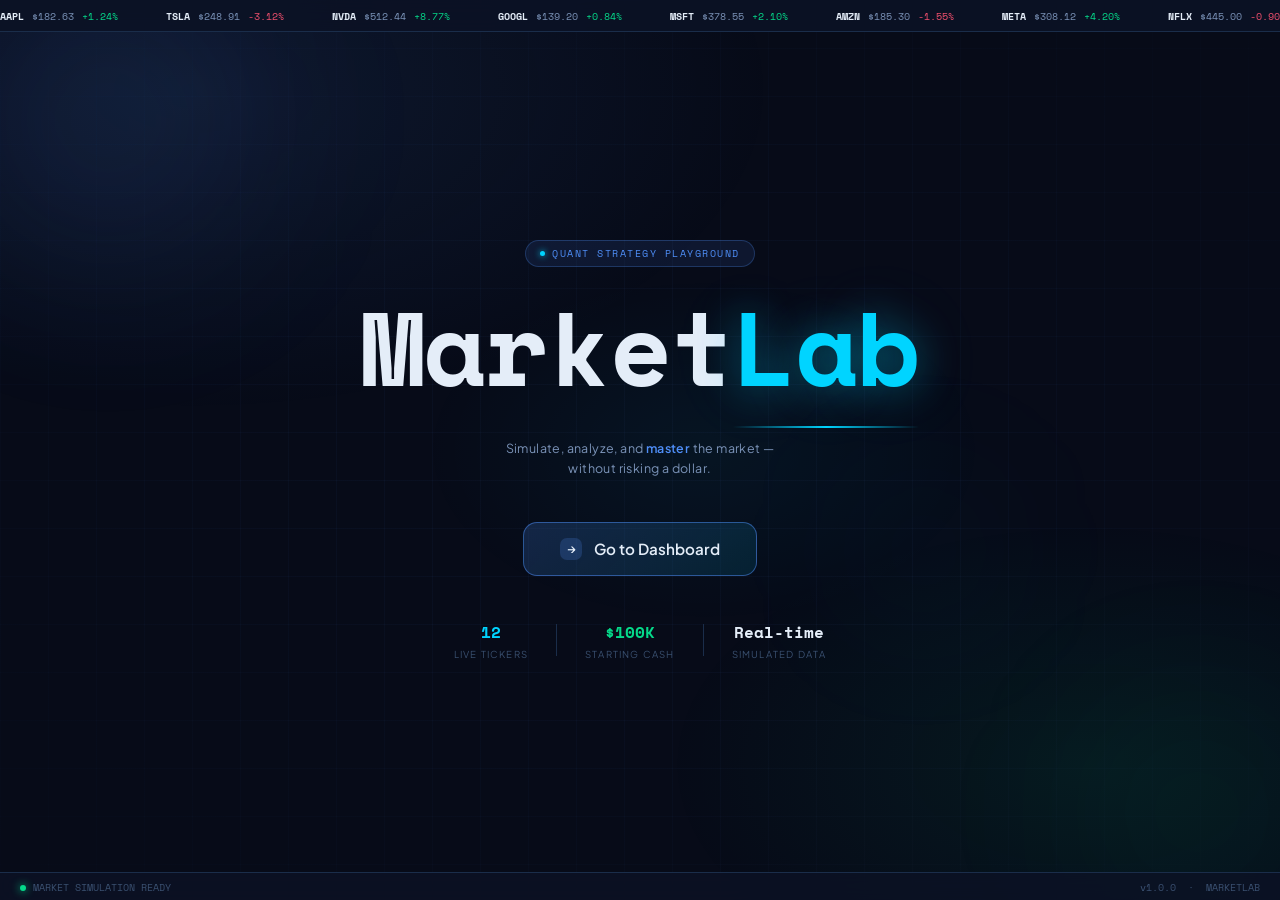
<file: MarketLab/index.html>
<!DOCTYPE html>
<html lang="en">
<head>
<meta charset="UTF-8"/>
<meta name="viewport" content="width=device-width, initial-scale=1.0"/>
<title>MarketLab</title>
<link href="https://fonts.googleapis.com/css2?family=Space+Mono:wght@400;700&family=Plus+Jakarta+Sans:wght@300;400;500;600;700&display=swap" rel="stylesheet">
<style>
:root {
  --bg:      #070b18;
  --surface: #0c1225;
  --card:    #101828;
  --border:  #1a2d4a;
  --accent:  #4f8ef7;
  --cyan:    #00d4ff;
  --green:   #05d98a;
  --text:    #e4edf8;
  --sub:     #7b93b8;
  --muted:   #3a5070;
  --mono:    'Space Mono', monospace;
  --sans:    'Plus Jakarta Sans', sans-serif;
}

*, *::before, *::after { box-sizing: border-box; margin: 0; padding: 0; }

body {
  font-family: var(--sans);
  background: var(--bg);
  color: var(--text);
  min-height: 100vh;
  display: flex;
  align-items: center;
  justify-content: center;
  overflow: hidden;
  position: relative;
}

/* ── BACKGROUND ── */
.bg-layer {
  position: fixed;
  inset: 0;
  background-image:
    radial-gradient(ellipse 70% 55% at 15% 10%, rgba(79,142,247,0.10) 0%, transparent 65%),
    radial-gradient(ellipse 55% 45% at 85% 85%, rgba(5,217,138,0.07) 0%, transparent 60%),
    radial-gradient(ellipse 40% 35% at 55% 50%, rgba(0,212,255,0.05) 0%, transparent 55%);
  pointer-events: none;
}

/* Animated grid */
.grid-bg {
  position: fixed;
  inset: 0;
  background-image:
    linear-gradient(rgba(79,142,247,0.04) 1px, transparent 1px),
    linear-gradient(90deg, rgba(79,142,247,0.04) 1px, transparent 1px);
  background-size: 48px 48px;
  mask-image: radial-gradient(ellipse 80% 80% at 50% 50%, black 30%, transparent 100%);
  pointer-events: none;
  animation: gridPulse 8s ease-in-out infinite;
}
@keyframes gridPulse {
  0%, 100% { opacity: 0.6; }
  50%       { opacity: 1; }
}

/* Floating orbs */
.orb {
  position: fixed;
  border-radius: 50%;
  filter: blur(80px);
  pointer-events: none;
  animation: drift 18s ease-in-out infinite;
}
.orb-1 {
  width: 420px; height: 420px;
  background: radial-gradient(circle, rgba(79,142,247,0.12) 0%, transparent 70%);
  top: -10%; left: -8%;
  animation-duration: 20s;
}
.orb-2 {
  width: 320px; height: 320px;
  background: radial-gradient(circle, rgba(5,217,138,0.08) 0%, transparent 70%);
  bottom: -8%; right: -6%;
  animation-duration: 16s; animation-delay: -6s;
}
.orb-3 {
  width: 200px; height: 200px;
  background: radial-gradient(circle, rgba(0,212,255,0.07) 0%, transparent 70%);
  top: 50%; right: 20%;
  animation-duration: 24s; animation-delay: -12s;
}
@keyframes drift {
  0%, 100% { transform: translate(0, 0); }
  33%       { transform: translate(30px, -25px); }
  66%       { transform: translate(-20px, 20px); }
}

/* Ticker strip */
.ticker-strip {
  position: fixed;
  top: 0; left: 0; right: 0;
  height: 32px;
  background: rgba(12,18,37,0.9);
  border-bottom: 1px solid var(--border);
  backdrop-filter: blur(12px);
  overflow: hidden;
  display: flex;
  align-items: center;
  z-index: 10;
}
.ticker-inner {
  display: flex;
  gap: 48px;
  white-space: nowrap;
  animation: ticker 30s linear infinite;
}
@keyframes ticker {
  from { transform: translateX(0); }
  to   { transform: translateX(-50%); }
}
.tick-item {
  font-family: var(--mono);
  font-size: 0.65rem;
  color: var(--sub);
  display: flex;
  align-items: center;
  gap: 8px;
}
.tick-item .sym { color: var(--text); font-weight: 700; }
.tick-item .up  { color: var(--green); }
.tick-item .dn  { color: #f0506e; }

/* Bottom strip */
.status-strip {
  position: fixed;
  bottom: 0; left: 0; right: 0;
  height: 28px;
  background: rgba(12,18,37,0.85);
  border-top: 1px solid var(--border);
  backdrop-filter: blur(12px);
  display: flex;
  align-items: center;
  justify-content: space-between;
  padding: 0 20px;
  z-index: 10;
}
.status-dot {
  width: 6px; height: 6px; border-radius: 50%;
  background: var(--green);
  box-shadow: 0 0 8px var(--green);
  display: inline-block;
  margin-right: 7px;
  animation: blink 2s ease-in-out infinite;
}
@keyframes blink {
  0%, 100% { opacity: 1; }
  50%       { opacity: 0.3; }
}
.status-text {
  font-family: var(--mono);
  font-size: 0.6rem;
  color: var(--muted);
}

/* ── MAIN CONTENT ── */
.center {
  position: relative;
  z-index: 20;
  display: flex;
  flex-direction: column;
  align-items: center;
  text-align: center;
  gap: 0;
  animation: riseIn 1s cubic-bezier(0.16, 1, 0.3, 1) both;
}
@keyframes riseIn {
  from { opacity: 0; transform: translateY(40px); }
  to   { opacity: 1; transform: translateY(0); }
}

/* Badge */
.badge {
  display: inline-flex;
  align-items: center;
  gap: 7px;
  background: rgba(79,142,247,0.1);
  border: 1px solid rgba(79,142,247,0.25);
  border-radius: 100px;
  padding: 5px 14px;
  font-family: var(--mono);
  font-size: 0.62rem;
  color: var(--accent);
  letter-spacing: 1.5px;
  text-transform: uppercase;
  margin-bottom: 28px;
  animation: riseIn 1s cubic-bezier(0.16, 1, 0.3, 1) 0.1s both;
}
.badge-dot {
  width: 5px; height: 5px; border-radius: 50%;
  background: var(--cyan);
  box-shadow: 0 0 6px var(--cyan);
  animation: blink 1.8s ease-in-out infinite;
}

/* Logo */
.logo {
  font-family: var(--mono);
  font-size: clamp(3.2rem, 9vw, 6.5rem);
  font-weight: 700;
  letter-spacing: -2px;
  line-height: 1;
  margin-bottom: 22px;
  animation: riseIn 1s cubic-bezier(0.16, 1, 0.3, 1) 0.2s both;
  position: relative;
}
.logo-market {
  color: var(--text);
}
.logo-lab {
  color: var(--cyan);
  text-shadow: 0 0 40px rgba(0,212,255,0.4), 0 0 80px rgba(0,212,255,0.15);
  position: relative;
}
.logo-lab::after {
  content: '';
  position: absolute;
  left: 0; right: 0;
  bottom: -4px;
  height: 2px;
  background: linear-gradient(90deg, transparent, var(--cyan), transparent);
  border-radius: 2px;
}

/* Tagline */
.tagline {
  font-size: 0.78rem;
  color: var(--sub);
  font-weight: 400;
  letter-spacing: 0.4px;
  max-width: 280px;
  line-height: 1.55;
  margin-top: 18px;
  margin-bottom: 44px;
  animation: riseIn 1s cubic-bezier(0.16, 1, 0.3, 1) 0.35s both;
}
.tagline span {
  color: var(--accent);
  font-weight: 600;
}

/* CTA Button */
.cta-btn {
  position: relative;
  display: inline-flex;
  align-items: center;
  gap: 12px;
  padding: 15px 36px;
  background: linear-gradient(135deg, rgba(79,142,247,0.2) 0%, rgba(0,212,255,0.1) 100%);
  border: 1px solid rgba(79,142,247,0.5);
  border-radius: 14px;
  font-family: var(--sans);
  font-size: 0.95rem;
  font-weight: 600;
  color: var(--text);
  cursor: pointer;
  text-decoration: none;
  transition: all 0.3s cubic-bezier(0.16, 1, 0.3, 1);
  animation: riseIn 1s cubic-bezier(0.16, 1, 0.3, 1) 0.5s both;
  overflow: hidden;
}
.cta-btn::before {
  content: '';
  position: absolute;
  inset: 0;
  background: linear-gradient(135deg, rgba(79,142,247,0.3) 0%, rgba(0,212,255,0.2) 100%);
  opacity: 0;
  transition: opacity 0.3s;
  border-radius: inherit;
}
.cta-btn::after {
  content: '';
  position: absolute;
  top: -50%; left: -60%;
  width: 40%; height: 200%;
  background: rgba(255,255,255,0.06);
  transform: skewX(-20deg);
  transition: left 0.5s ease;
}
.cta-btn:hover::before { opacity: 1; }
.cta-btn:hover::after  { left: 120%; }
.cta-btn:hover {
  transform: translateY(-3px);
  box-shadow: 0 16px 48px rgba(79,142,247,0.25), 0 0 0 1px rgba(79,142,247,0.4);
  border-color: rgba(79,142,247,0.8);
}
.cta-btn:active { transform: translateY(-1px); }

.cta-icon {
  width: 22px; height: 22px;
  background: rgba(79,142,247,0.2);
  border-radius: 7px;
  display: flex; align-items: center; justify-content: center;
  font-size: 0.75rem;
  transition: transform 0.3s;
}
.cta-btn:hover .cta-icon { transform: translateX(3px); }

/* Decorative mini stats below button */
.mini-stats {
  display: flex;
  gap: 28px;
  margin-top: 44px;
  animation: riseIn 1s cubic-bezier(0.16, 1, 0.3, 1) 0.65s both;
}
.mini-stat {
  display: flex;
  flex-direction: column;
  align-items: center;
  gap: 4px;
}
.ms-val {
  font-family: var(--mono);
  font-size: 1rem;
  font-weight: 700;
  color: var(--text);
}
.ms-val.c { color: var(--cyan); }
.ms-val.g { color: var(--green); }
.ms-label {
  font-size: 0.6rem;
  text-transform: uppercase;
  letter-spacing: 1.2px;
  color: var(--muted);
}
.divider {
  width: 1px;
  background: var(--border);
  align-self: stretch;
  margin: 4px 0;
}
</style>
</head>
<body>

<div class="bg-layer"></div>
<div class="grid-bg"></div>
<div class="orb orb-1"></div>
<div class="orb orb-2"></div>
<div class="orb orb-3"></div>

<!-- Top ticker -->
<div class="ticker-strip">
  <div class="ticker-inner" id="tickerInner"></div>
</div>

<!-- Bottom status bar -->
<div class="status-strip">
  <span class="status-text"><span class="status-dot"></span>MARKET SIMULATION READY</span>
  <span class="status-text">v1.0.0 &nbsp;·&nbsp; MARKETLAB</span>
</div>

<!-- Main content -->
<div class="center">
  <div class="badge">
    <span class="badge-dot"></span>
    Quant Strategy Playground
  </div>

  <div class="logo">
    <span class="logo-market">Market</span><span class="logo-lab">Lab</span>
  </div>

  <p class="tagline">
    Simulate, analyze, and <span>master</span> the market — without risking a dollar.
  </p>

  <a href="market.html" class="cta-btn">
    <span class="cta-icon">→</span>
    Go to Dashboard
  </a>

  <div class="mini-stats">
    <div class="mini-stat">
      <span class="ms-val c">12</span>
      <span class="ms-label">Live Tickers</span>
    </div>
    <div class="divider"></div>
    <div class="mini-stat">
      <span class="ms-val g">$100K</span>
      <span class="ms-label">Starting Cash</span>
    </div>
    <div class="divider"></div>
    <div class="mini-stat">
      <span class="ms-val">Real-time</span>
      <span class="ms-label">Simulated Data</span>
    </div>
  </div>
</div>

<script>
// Build ticker tape
const tickers = [
  { sym:'AAPL', price:'182.63', chg:'+1.24', up:true },
  { sym:'TSLA', price:'248.91', chg:'-3.12', up:false },
  { sym:'NVDA', price:'512.44', chg:'+8.77', up:true },
  { sym:'GOOGL',price:'139.20', chg:'+0.84', up:true },
  { sym:'MSFT', price:'378.55', chg:'+2.10', up:true },
  { sym:'AMZN', price:'185.30', chg:'-1.55', up:false },
  { sym:'META', price:'308.12', chg:'+4.20', up:true },
  { sym:'NFLX', price:'445.00', chg:'-0.90', up:false },
  { sym:'AMD',  price:'168.74', chg:'+5.33', up:true },
  { sym:'INTC', price:'38.21',  chg:'-0.44', up:false },
  { sym:'PYPL', price:'62.85',  chg:'+0.66', up:true },
  { sym:'SPY',  price:'455.10', chg:'+1.02', up:true },
];

// Duplicate for seamless loop
const all = [...tickers, ...tickers];
const tickerInner = document.getElementById('tickerInner');
tickerInner.innerHTML = all.map(t => `
  <span class="tick-item">
    <span class="sym">${t.sym}</span>
    <span>$${t.price}</span>
    <span class="${t.up ? 'up' : 'dn'}">${t.chg}%</span>
  </span>
`).join('');

// Animate prices slightly for realism
setInterval(() => {
  document.querySelectorAll('.tick-item').forEach((el, i) => {
    const t = tickers[i % tickers.length];
    const delta = (Math.random() - 0.5) * 0.3;
    const newPrice = (parseFloat(t.price) + delta).toFixed(2);
    const priceEl = el.querySelectorAll('span')[1];
    if (priceEl) priceEl.textContent = `$${newPrice}`;
  });
}, 3000);
</script>
</body>
</html>
</file>
